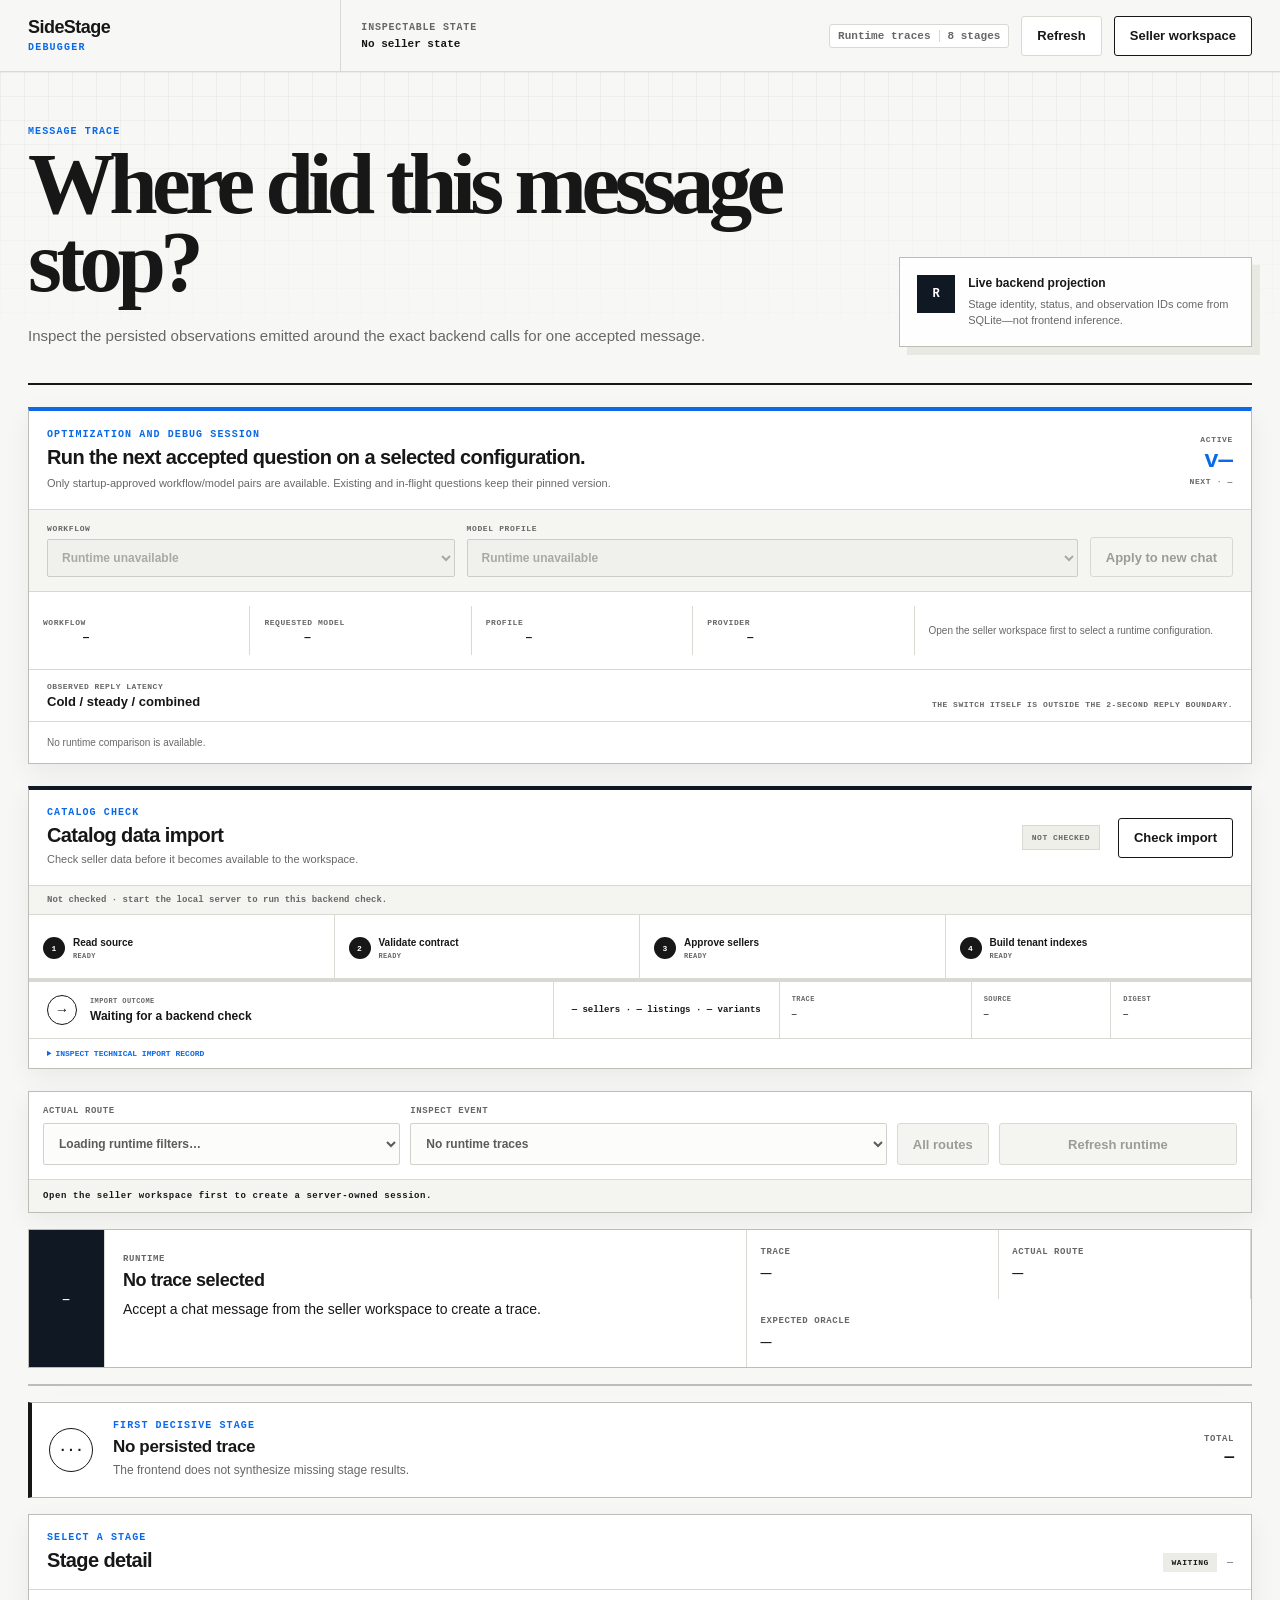
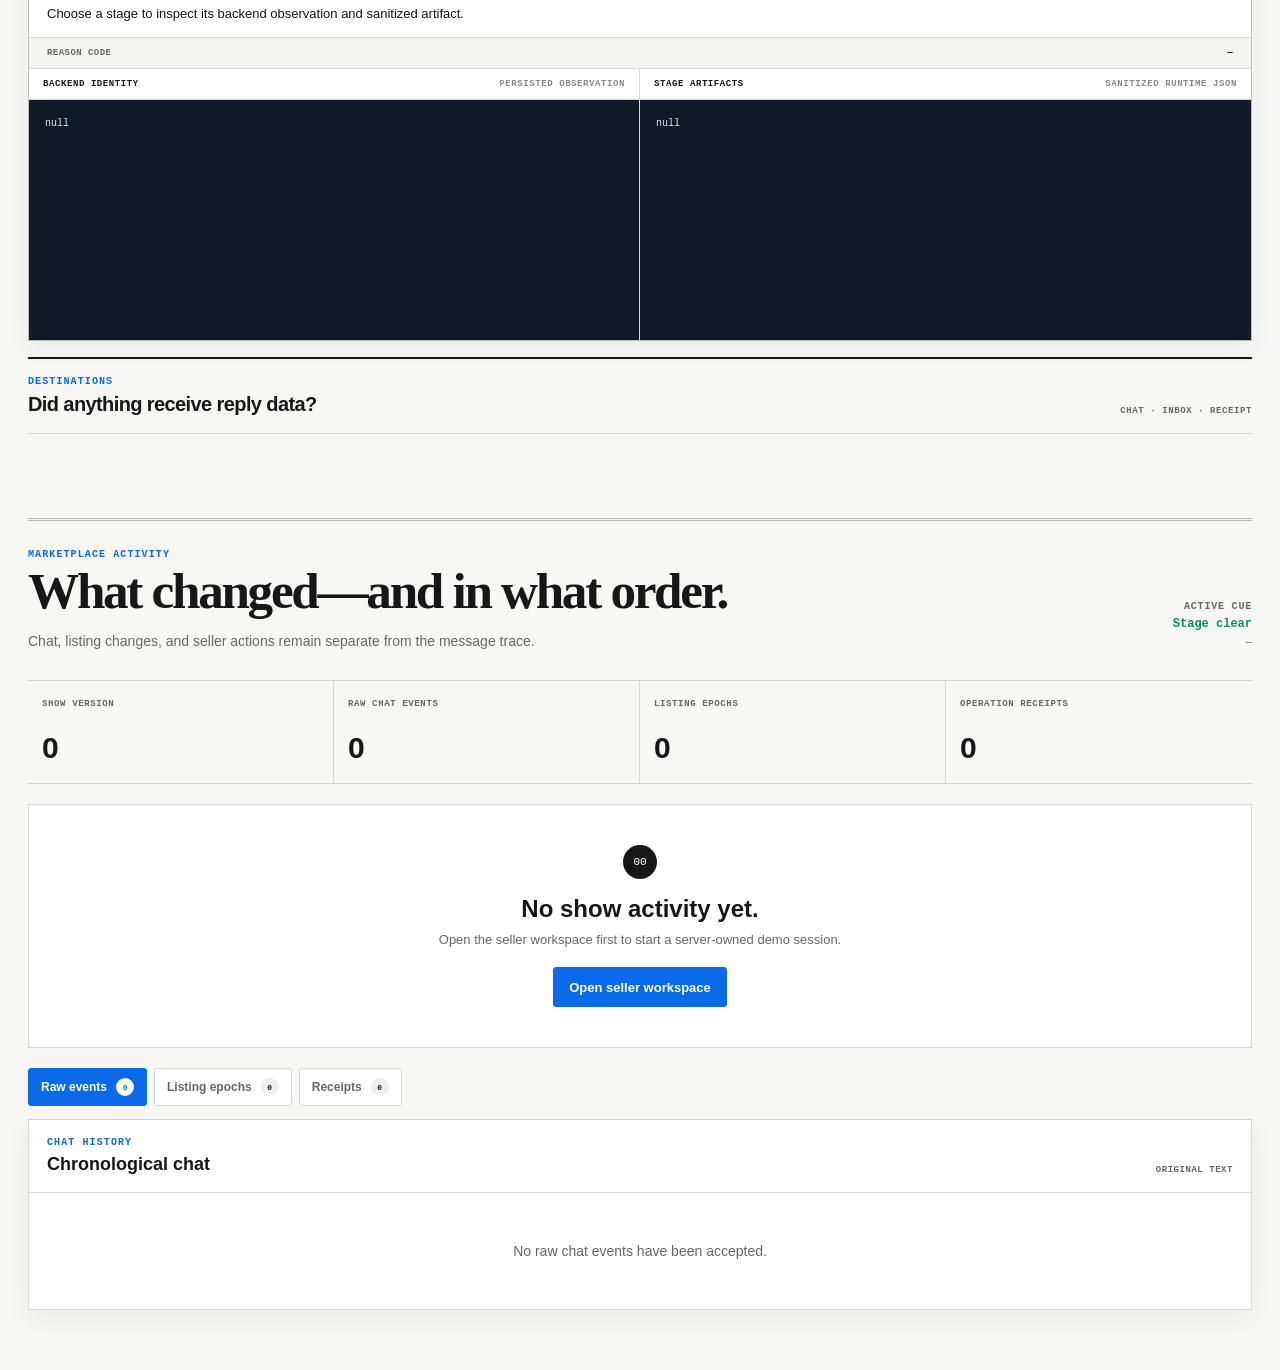
<file: src/sidestage/web/static/debug.html>
<!doctype html>
<html lang="en">
  <head>
    <meta charset="utf-8" />
    <meta name="viewport" content="width=device-width, initial-scale=1" />
    <meta name="description" content="SideStage message and catalog debugger" />
    <title>SideStage — Debugger</title>
    <link rel="stylesheet" href="./styles.css" />
    <link rel="stylesheet" href="./trace.css" />
    <script src="./debugger.js" defer></script>
  </head>
  <body class="debug-body">
    <a class="skip-link" href="#trace-main">Skip to message trace</a>
    <div class="ambient-grid" aria-hidden="true"></div>

    <header class="global-header debug-header">
      <a class="wordmark" href="./index.html" aria-label="Return to SideStage seller workspace">
        <span class="wordmark-mark" aria-hidden="true">S</span>
        <span class="wordmark-type">
          <strong>SideStage</strong>
          <small>debugger</small>
        </span>
      </a>

      <div class="header-readout debug-session">
        <span>Inspectable state</span>
        <strong id="debug-seller">No seller state</strong>
      </div>

      <div class="header-statuses">
        <div class="status-chip status-chip--muted">
          <span>Runtime traces</span><span class="status-suffix">8 stages</span>
        </div>
        <button class="button button--quiet" id="refresh-ledger" type="button">Refresh</button>
        <a class="button button--paper" href="./index.html">Seller workspace</a>
      </div>
    </header>

    <main class="debug-main trace-main" id="trace-main">
      <section class="trace-hero" aria-labelledby="trace-title">
        <div class="trace-hero-copy">
          <p class="eyebrow">Message trace</p>
          <h1 id="trace-title">Where did this message stop?</h1>
          <p class="trace-lede">
            Inspect the persisted observations emitted around the exact backend calls for one accepted message.
          </p>
        </div>
        <div class="trace-disclosure">
          <span class="trace-disclosure-mark" aria-hidden="true">R</span>
          <div>
            <strong>Live backend projection</strong>
            <small>Stage identity, status, and observation IDs come from SQLite—not frontend inference.</small>
          </div>
        </div>
      </section>

      <section class="runtime-session" aria-labelledby="runtime-session-title">
        <header class="runtime-session-header">
          <div>
            <p class="eyebrow">Optimization and debug session</p>
            <h2 id="runtime-session-title">Run the next accepted question on a selected configuration.</h2>
            <p>Only startup-approved workflow/model pairs are available. Existing and in-flight questions keep their pinned version.</p>
          </div>
          <div class="runtime-active-mark">
            <span>Active</span>
            <strong id="runtime-active-version">v—</strong>
            <small id="runtime-next-phase">Next · —</small>
          </div>
        </header>

        <form class="runtime-controls" id="runtime-form">
          <label>
            <span>Workflow</span>
            <select id="runtime-workflow" disabled>
              <option>Loading workflows…</option>
            </select>
          </label>
          <label>
            <span>Model profile</span>
            <select id="runtime-model" disabled>
              <option>Loading model profiles…</option>
            </select>
          </label>
          <button class="button button--signal" id="runtime-apply" type="submit" disabled>Apply to new chat</button>
        </form>

        <div class="runtime-selection-summary">
          <dl>
            <div><dt>Workflow</dt><dd id="runtime-active-workflow">—</dd></div>
            <div><dt>Requested model</dt><dd id="runtime-active-model">—</dd></div>
            <div><dt>Profile</dt><dd id="runtime-active-profile">—</dd></div>
            <div><dt>Provider</dt><dd id="runtime-active-provider">—</dd></div>
          </dl>
          <p id="runtime-status" role="status" aria-live="polite">Loading the server-owned runtime catalog…</p>
        </div>

        <div class="runtime-metrics">
          <div class="runtime-metrics-heading">
            <div><span>Observed reply latency</span><strong>Cold / steady / combined</strong></div>
            <small>The switch itself is outside the 2-second reply boundary.</small>
          </div>
          <div class="runtime-metrics-table" id="runtime-metrics-table">
            <p>No model-backed samples yet.</p>
          </div>
        </div>
      </section>

      <section class="import-trace" id="import-trace-panel" aria-labelledby="import-trace-title">
        <header class="import-trace-header">
          <div>
            <p class="eyebrow">Catalog check</p>
            <h2 id="import-trace-title">Catalog data import</h2>
            <p>Check seller data before it becomes available to the workspace.</p>
          </div>
          <span class="import-runtime-badge" id="import-trace-runtime">NOT CHECKED</span>
          <button class="button button--paper" id="run-import-trace" type="button">Check import</button>
        </header>

        <div class="import-trace-status" id="import-trace-status" role="status" aria-live="polite">
          Not checked · start the local server to run this backend check.
        </div>

        <div class="import-stage-rail" id="import-stage-rail" aria-label="Catalog import stages"></div>

        <div class="import-trace-result">
          <div class="import-trace-diagnosis" id="import-trace-diagnosis">
            <span class="import-trace-mark" aria-hidden="true">→</span>
            <div>
              <span>Import outcome</span>
              <strong>Waiting for a backend check</strong>
            </div>
          </div>
          <div class="import-trace-counts" id="import-trace-counts">— sellers · — listings · — variants</div>
          <dl class="import-trace-meta">
            <div><dt>Trace</dt><dd id="import-trace-id">—</dd></div>
            <div><dt>Source</dt><dd id="import-trace-source">—</dd></div>
            <div><dt>Digest</dt><dd id="import-trace-digest">—</dd></div>
          </dl>
        </div>

        <details class="import-trace-payload">
          <summary id="import-trace-payload-disclosure">Inspect technical import record</summary>
          <pre id="import-trace-payload">null</pre>
        </details>
      </section>

      <section class="trace-console" aria-label="Trace scenario controls">
        <div class="trace-controls">
          <label>
            <span>Actual route</span>
            <select id="trace-scenario" disabled>
              <option value="all">Loading runtime filters…</option>
            </select>
          </label>
          <label>
            <span>Inspect event</span>
            <select id="trace-event" disabled>
              <option>Waiting for scenario</option>
            </select>
          </label>
          <button class="button button--paper" id="reset-trace" type="button" disabled>All routes</button>
          <button class="button button--signal trace-run" id="run-trace" type="button" disabled>
            Refresh runtime
          </button>
        </div>
        <div class="trace-control-status" id="trace-status" role="status" aria-live="polite">
          Loading persisted runtime traces…
        </div>
      </section>

      <section class="trace-event-card" aria-labelledby="trace-event-title">
        <div class="trace-event-index" id="trace-event-index">—</div>
        <div class="trace-event-question">
          <span id="trace-event-customer">Customer</span>
          <h2 id="trace-event-title">Select a runtime trace</h2>
          <p id="trace-event-text">The raw buyer message will appear here.</p>
        </div>
        <dl class="trace-event-meta" id="trace-event-meta">
          <div><dt>Trace</dt><dd>—</dd></div>
          <div><dt>Actual route</dt><dd>—</dd></div>
          <div><dt>Expected oracle</dt><dd>—</dd></div>
        </dl>
      </section>

      <nav class="trace-stage-rail" id="trace-stage-rail" aria-label="Reply pipeline stages"></nav>

      <section class="trace-diagnosis is-loading" id="trace-diagnosis" aria-live="polite">
        <span class="trace-diagnosis-icon" id="trace-diagnosis-icon" aria-hidden="true">···</span>
        <div>
          <p class="eyebrow">First decisive stage</p>
          <h2 id="trace-diagnosis-title">Runtime trace loading</h2>
          <p id="trace-diagnosis-message">The diagnostic summary will identify where processing stopped.</p>
        </div>
        <div class="trace-diagnosis-time">
          <span>Total</span>
          <strong id="trace-total-duration">—</strong>
        </div>
      </section>

      <section class="trace-inspector" aria-labelledby="trace-stage-title">
        <header class="trace-inspector-header">
          <div>
            <p class="eyebrow" id="trace-stage-kicker">Select a stage</p>
            <h2 id="trace-stage-title">Stage detail</h2>
          </div>
          <div class="trace-stage-facts">
            <span id="trace-stage-state">WAITING</span>
            <code id="trace-stage-duration">—</code>
          </div>
        </header>
        <p class="trace-stage-summary" id="trace-stage-summary">Choose a stage to inspect its backend observation and sanitized artifact.</p>
        <div class="trace-stage-reason-row">
          <span>Reason code</span>
          <code id="trace-stage-reason">—</code>
        </div>
        <div class="trace-payload-grid">
          <article>
            <header><span>Backend identity</span><small>Persisted observation</small></header>
            <pre id="trace-stage-input">null</pre>
          </article>
          <article>
            <header><span>Stage artifacts</span><small>Sanitized runtime JSON</small></header>
            <pre id="trace-stage-output">null</pre>
          </article>
        </div>
      </section>

      <section class="trace-destinations" aria-labelledby="trace-destinations-title">
        <header class="trace-section-heading">
          <div>
            <p class="eyebrow">Destinations</p>
            <h2 id="trace-destinations-title">Did anything receive reply data?</h2>
          </div>
          <span>Chat · Inbox · Receipt</span>
        </header>
        <div class="trace-destination-grid" id="trace-destination-grid"></div>
      </section>

      <section class="market-ledger-shell" aria-labelledby="market-ledger-title">
        <header class="debug-intro market-ledger-intro">
          <div>
            <p class="eyebrow">Marketplace activity</p>
            <h2 id="market-ledger-title">What changed—and in what order.</h2>
            <p class="debug-lede">
              Chat, listing changes, and seller actions remain separate from the message trace.
            </p>
          </div>
          <div class="debug-active-readout">
            <span>Active cue</span>
            <strong id="debug-active-sku">Stage clear</strong>
            <small id="debug-show-id">—</small>
          </div>
        </header>

        <section class="debug-stats" aria-label="Current marketplace state summary">
          <article><span>Show version</span><strong id="stat-show-version">0</strong></article>
          <article><span>Raw chat events</span><strong id="stat-event-count">0</strong></article>
          <article><span>Listing epochs</span><strong id="stat-epoch-count">0</strong></article>
          <article><span>Operation receipts</span><strong id="stat-receipt-count">0</strong></article>
        </section>

        <div class="debug-empty debug-empty--inline" id="debug-empty" hidden>
          <span>00</span>
          <h2>No show activity yet.</h2>
          <p>Open the seller workspace to create chat, listing, and seller-action records.</p>
          <a class="button button--signal" href="./index.html">Open seller workspace</a>
        </div>

        <nav class="ledger-tabs" aria-label="Marketplace ledger sections">
          <button class="ledger-tab is-active" data-ledger-tab="events" type="button">
            Raw events <span id="tab-event-count">0</span>
          </button>
          <button class="ledger-tab" data-ledger-tab="epochs" type="button">
            Listing epochs <span id="tab-epoch-count">0</span>
          </button>
          <button class="ledger-tab" data-ledger-tab="receipts" type="button">
            Receipts <span id="tab-receipt-count">0</span>
          </button>
        </nav>

        <section class="ledger-panel is-active" id="ledger-events" data-ledger-panel="events" aria-labelledby="events-title">
          <div class="ledger-heading"><div><p class="eyebrow">Chat history</p><h2 id="events-title">Chronological chat</h2></div><span>Original text</span></div>
          <div class="ledger-list" id="event-ledger"></div>
        </section>

        <section class="ledger-panel" id="ledger-epochs" data-ledger-panel="epochs" aria-labelledby="epochs-title" hidden>
          <div class="ledger-heading"><div><p class="eyebrow">Temporal state</p><h2 id="epochs-title">Listing epoch history</h2></div><span>Append only</span></div>
          <div class="epoch-timeline" id="epoch-ledger"></div>
        </section>

        <section class="ledger-panel" id="ledger-receipts" data-ledger-panel="receipts" aria-labelledby="receipts-title" hidden>
          <div class="ledger-heading"><div><p class="eyebrow">Action audit projection</p><h2 id="receipts-title">Operation receipts</h2></div><span>Applied · rejected · compensated</span></div>
          <div class="receipt-ledger" id="receipt-ledger"></div>
        </section>
      </section>
    </main>
  </body>
</html>
</file>
<file: src/sidestage/web/static/styles.css>
@layer reset, tokens, base, components, seller, debug, responsive;

@layer reset {
  *,
  *::before,
  *::after {
    box-sizing: border-box;
  }

  html {
    color-scheme: light;
    font-synthesis: none;
    text-rendering: optimizeLegibility;
  }

  body,
  h1,
  h2,
  h3,
  p {
    margin: 0;
  }

  button,
  input,
  select {
    font: inherit;
  }

  button {
    color: inherit;
  }

  svg {
    display: block;
  }
}

@layer tokens {
  :root {
    --canvas: #f7f7f5;
    --panel: #ffffff;
    --ink: #171717;
    --muted: #676767;
    --faint: #8a8a84;
    --border: #d9d9d4;
    --border-strong: #bdbdb7;
    --blue: #0969e8;
    --blue-hover: #075dcf;
    --blue-soft: #eef4ff;
    --green: #0b8f62;
    --green-soft: #edf8f3;
    --amber: #9c6100;
    --amber-soft: #fff6e7;
    --red: #b42318;
    --red-soft: #fff1ef;
    --shadow: 0 8px 24px rgba(20, 20, 20, 0.06);
    --sans: -apple-system, BlinkMacSystemFont, "Segoe UI", sans-serif;
    --mono: ui-monospace, SFMono-Regular, Menlo, Monaco, Consolas, monospace;
  }
}

@layer base {
  body {
    min-width: 320px;
    min-height: 100dvh;
    overflow-x: hidden;
    background: var(--canvas);
    color: var(--ink);
    font-family: var(--sans);
    font-size: 14px;
  }

  button,
  select,
  input,
  a {
    outline: none;
  }

  :focus-visible {
    outline: 2px solid var(--blue);
    outline-offset: 2px;
  }

  button,
  select {
    cursor: pointer;
  }

  button:disabled,
  select:disabled {
    cursor: not-allowed;
  }

  a {
    color: var(--blue);
    text-decoration: underline;
    text-underline-offset: 2px;
  }

  .skip-link {
    position: fixed;
    top: 10px;
    left: 10px;
    z-index: 100;
    padding: 9px 12px;
    translate: 0 -160%;
    border: 1px solid var(--ink);
    border-radius: 3px;
    background: var(--panel);
    color: var(--ink);
    font-weight: 700;
  }

  .skip-link:focus {
    translate: 0;
  }

  .ambient-grid,
  #product-art-template {
    display: none;
  }

  ::selection {
    background: #cfe2ff;
    color: var(--ink);
  }

  ::-webkit-scrollbar {
    width: 10px;
    height: 10px;
  }

  ::-webkit-scrollbar-track {
    background: #efefec;
  }

  ::-webkit-scrollbar-thumb {
    border: 2px solid #efefec;
    border-radius: 8px;
    background: #bdbdb7;
  }
}

@layer components {
  .global-header {
    position: relative;
    z-index: 10;
    display: grid;
    grid-template-columns: minmax(210px, 0.55fr) minmax(420px, 1fr) minmax(560px, 1.2fr);
    min-height: 72px;
    border-bottom: 1px solid var(--border);
    background: var(--canvas);
  }

  .wordmark,
  .session-identity,
  .header-statuses {
    min-width: 0;
  }

  .wordmark {
    display: flex;
    align-items: center;
    padding: 14px 28px;
    border-right: 1px solid var(--border);
    color: var(--ink);
    text-decoration: none;
  }

  .wordmark-mark {
    display: none;
  }

  .wordmark-type {
    display: flex;
    min-width: 0;
    flex-direction: column;
  }

  .wordmark-type strong {
    font-size: 18px;
    font-weight: 760;
    letter-spacing: -0.03em;
    line-height: 1.05;
  }

  .wordmark-type small {
    margin-top: 6px;
    color: var(--blue);
    font-family: var(--mono);
    font-size: 10px;
    font-weight: 750;
    letter-spacing: 0.12em;
    text-transform: uppercase;
  }

  .session-identity {
    display: grid;
    grid-template-columns: minmax(220px, 0.95fr) minmax(170px, 1fr);
  }

  .compact-field,
  .header-readout {
    display: flex;
    min-width: 0;
    flex-direction: column;
    justify-content: center;
    padding: 12px 20px;
    border-right: 1px solid var(--border);
  }

  .compact-field > span,
  .header-readout > span,
  .cue-readout > span,
  .debug-active-readout > span {
    margin-bottom: 5px;
    color: var(--muted);
    font-family: var(--mono);
    font-size: 10px;
    font-weight: 700;
    letter-spacing: 0.08em;
    text-transform: uppercase;
  }

  .compact-field select {
    width: 100%;
    min-height: 28px;
    appearance: none;
    padding: 0 28px 0 0;
    overflow: hidden;
    border: 0;
    background:
      linear-gradient(45deg, transparent 50%, var(--ink) 50%) calc(100% - 7px) 52% / 5px 5px no-repeat,
      linear-gradient(135deg, var(--ink) 50%, transparent 50%) calc(100% - 2px) 52% / 5px 5px no-repeat;
    color: var(--ink);
    font-size: 14px;
    font-weight: 700;
    text-overflow: ellipsis;
  }

  .header-readout strong {
    overflow: hidden;
    color: var(--ink);
    font-family: var(--mono);
    font-size: 11px;
    font-weight: 650;
    text-overflow: ellipsis;
    white-space: nowrap;
  }

  .header-statuses {
    display: flex;
    align-items: center;
    justify-content: flex-end;
    gap: 12px;
    padding: 12px 28px;
  }

  .status-chip {
    display: inline-flex;
    align-items: center;
    gap: 8px;
    color: var(--muted);
    font-family: var(--mono);
    font-size: 11px;
    font-weight: 650;
    white-space: nowrap;
  }

  .status-chip--live {
    color: var(--muted);
  }

  .status-chip--muted {
    padding: 5px 8px;
    border: 1px solid var(--border);
    border-radius: 3px;
    background: var(--panel);
  }

  .runtime-badge {
    max-width: 255px;
    padding: 5px 8px;
    overflow: hidden;
    border: 1px solid #bfd2f2;
    border-radius: 3px;
    background: var(--blue-soft);
    color: var(--blue);
  }

  .runtime-badge > span {
    overflow: hidden;
    text-overflow: ellipsis;
  }

  .runtime-badge .status-suffix {
    max-width: 165px;
  }

  button.status-chip {
    cursor: pointer;
  }

  .r3-toggle.is-enabled {
    border-color: var(--amber);
    background: var(--amber-soft);
    color: var(--amber);
  }

  .status-dot,
  .live-pip {
    width: 8px;
    height: 8px;
    flex: none;
    border-radius: 50%;
    background: var(--green);
  }

  .status-chip--live.is-running .status-dot {
    box-shadow: 0 0 0 3px rgba(11, 143, 98, 0.13);
  }

  .status-suffix {
    padding-left: 8px;
    border-left: 1px solid var(--border);
  }

  .icon-link {
    display: inline-flex;
    align-items: center;
    gap: 7px;
    color: var(--blue);
    font-size: 12px;
    font-weight: 650;
    text-decoration: none;
  }

  .icon-link:hover {
    text-decoration: underline;
  }

  button.icon-link {
    padding: 0;
    border: 0;
    background: transparent;
  }

  button.icon-link:disabled {
    color: var(--faint);
    text-decoration: none;
  }

  .reset-demo-button {
    color: var(--red);
  }

  .icon-link svg,
  .button svg,
  .send-button svg {
    width: 15px;
    fill: none;
    stroke: currentColor;
    stroke-linecap: round;
    stroke-linejoin: round;
    stroke-width: 1.7;
  }

  .surface {
    min-width: 0;
    overflow: hidden;
    border: 1px solid var(--border);
    border-radius: 0;
    background: rgba(255, 255, 255, 0.96);
    box-shadow: var(--shadow);
  }

  .surface-header {
    display: flex;
    min-height: 78px;
    align-items: flex-end;
    justify-content: space-between;
    gap: 20px;
    padding: 17px 18px;
    border-bottom: 1px solid var(--border);
  }

  .surface-header h1,
  .surface-header h2 {
    font-size: 20px;
    font-weight: 740;
    letter-spacing: -0.025em;
    line-height: 1.15;
  }

  .eyebrow {
    display: flex;
    align-items: center;
    gap: 8px;
    margin-bottom: 6px;
    color: var(--blue);
    font-family: var(--mono);
    font-size: 10px;
    font-weight: 750;
    letter-spacing: 0.11em;
    text-transform: uppercase;
  }

  .count-readout,
  .cue-readout {
    display: flex;
    flex-direction: column;
    align-items: flex-end;
  }

  .count-readout strong {
    font-size: 24px;
    font-weight: 720;
    letter-spacing: -0.04em;
    line-height: 1;
  }

  .count-readout span {
    margin-top: 5px;
    color: var(--muted);
    font-family: var(--mono);
    font-size: 9px;
    font-weight: 650;
    letter-spacing: 0.08em;
    text-transform: uppercase;
  }

  .cue-readout strong {
    max-width: 190px;
    overflow: hidden;
    color: var(--green);
    font-family: var(--mono);
    font-size: 11px;
    font-weight: 700;
    text-overflow: ellipsis;
    white-space: nowrap;
  }

  .button {
    display: inline-flex;
    min-height: 40px;
    align-items: center;
    justify-content: center;
    gap: 8px;
    padding: 0 15px;
    border: 1px solid var(--ink);
    border-radius: 3px;
    background: var(--panel);
    color: var(--ink);
    font-size: 13px;
    font-weight: 720;
    text-decoration: none;
    white-space: nowrap;
  }

  .button:hover:not(:disabled) {
    background: #f0f0ed;
  }

  .button--signal {
    border-color: var(--blue);
    background: var(--blue);
    color: #fff;
  }

  .button--signal:hover:not(:disabled) {
    border-color: var(--blue-hover);
    background: var(--blue-hover);
  }

  .button--quiet {
    border-color: var(--border);
  }

  .button--paper {
    border-color: var(--ink);
    background: var(--panel);
    color: var(--ink);
  }

  .button--undo {
    border-color: var(--blue);
    background: var(--panel);
    color: var(--blue);
  }

  .button:disabled {
    border-color: var(--border);
    background: #f4f4f1;
    color: #9c9c96;
    opacity: 1;
  }

  .section-heading {
    display: flex;
    align-items: end;
    justify-content: space-between;
    gap: 16px;
    margin-bottom: 12px;
  }

  .section-heading .eyebrow {
    margin-bottom: 4px;
  }

  .section-heading h3 {
    font-size: 16px;
    font-weight: 720;
    letter-spacing: -0.015em;
  }

  .section-note {
    color: var(--muted);
    font-family: var(--mono);
    font-size: 9px;
    font-weight: 650;
    letter-spacing: 0.06em;
    text-align: right;
    text-transform: uppercase;
  }

  .product-art {
    display: none;
  }

  .notice {
    position: fixed;
    right: 22px;
    bottom: 22px;
    z-index: 70;
    display: grid;
    width: min(390px, calc(100vw - 28px));
    grid-template-columns: 4px 1fr auto;
    gap: 13px;
    align-items: start;
    padding: 14px;
    border: 1px solid var(--border);
    border-radius: 0;
    background: var(--panel);
    box-shadow: var(--shadow);
  }

  .notice[hidden] {
    display: none;
  }

  .notice-mark {
    width: 4px;
    height: 100%;
    min-height: 40px;
    background: var(--green);
  }

  .notice.is-error .notice-mark {
    background: var(--amber);
  }

  .notice strong {
    font-size: 13px;
  }

  .notice p {
    margin-top: 4px;
    color: var(--muted);
    font-size: 12px;
    line-height: 1.45;
  }

  .notice button {
    border: 0;
    background: transparent;
    color: var(--muted);
    font-size: 18px;
  }

  .operation-dialog {
    width: min(500px, calc(100vw - 28px));
    padding: 0;
    border: 1px solid var(--border-strong);
    border-radius: 0;
    background: var(--panel);
    color: var(--ink);
    box-shadow: 0 24px 70px rgba(20, 20, 20, 0.2);
  }

  .operation-dialog::backdrop {
    background: rgba(23, 23, 23, 0.32);
  }

  .operation-dialog form {
    position: relative;
    padding: 26px;
  }

  .dialog-kicker {
    display: flex;
    gap: 8px;
    align-items: center;
    margin-bottom: 24px;
    color: var(--blue);
    font-family: var(--mono);
    font-size: 10px;
    font-weight: 700;
    letter-spacing: 0.08em;
    text-transform: uppercase;
  }

  .dialog-kicker span:first-child {
    display: grid;
    width: 23px;
    height: 23px;
    place-items: center;
    border-radius: 50%;
    background: var(--ink);
    color: white;
    letter-spacing: 0;
  }

  .dialog-close {
    position: absolute;
    top: 18px;
    right: 20px;
    border: 0;
    background: transparent;
    color: var(--muted);
    font-size: 22px;
  }

  .operation-dialog h2 {
    font-size: 26px;
    font-weight: 750;
    letter-spacing: -0.035em;
  }

  .operation-dialog > form > p:not(.dialog-error) {
    max-width: 420px;
    margin-top: 8px;
    color: var(--muted);
    font-size: 13px;
    line-height: 1.5;
  }

  .dialog-fields {
    display: grid;
    gap: 14px;
    margin-top: 22px;
  }

  .dialog-field {
    display: grid;
    gap: 7px;
  }

  .dialog-field > span {
    color: var(--muted);
    font-family: var(--mono);
    font-size: 10px;
    font-weight: 700;
    letter-spacing: 0.06em;
    text-transform: uppercase;
  }

  .dialog-field > strong {
    font-size: 14px;
  }

  .dialog-field small {
    color: var(--muted);
    font-size: 12px;
    line-height: 1.45;
  }

  .dialog-field select,
  .dialog-field input {
    width: 100%;
    min-height: 42px;
    padding: 0 10px;
    border: 1px solid var(--border);
    border-radius: 3px;
    background: var(--panel);
    color: var(--ink);
    font-family: var(--mono);
    font-size: 12px;
    font-weight: 650;
  }

  .dialog-error {
    margin-top: 14px;
    padding: 10px 12px;
    border-left: 3px solid var(--amber);
    background: var(--amber-soft);
    color: #6d4300;
    font-size: 12px;
    line-height: 1.45;
  }

  .dialog-error[hidden] {
    display: none;
  }

  .dialog-actions {
    display: flex;
    justify-content: flex-end;
    gap: 9px;
    margin-top: 24px;
    padding-top: 18px;
    border-top: 1px solid var(--border);
  }
}

@layer seller {
  .seller-body {
    display: grid;
    height: 100dvh;
    min-height: 100dvh;
    overflow: hidden;
    grid-template-rows: auto minmax(0, 1fr) auto;
  }

  .workspace {
    display: grid;
    min-height: 0;
    overflow: hidden;
    grid-template-columns: minmax(360px, 0.86fr) minmax(620px, 1.4fr);
    gap: 16px;
    padding: 20px 28px 14px;
  }

  .chat-surface {
    display: grid;
    min-height: 0;
    grid-template-rows: auto auto auto minmax(210px, 1fr) auto;
  }

  .stream-toolbar {
    display: flex;
    min-height: 60px;
    align-items: center;
    justify-content: space-between;
    gap: 14px;
    padding: 10px 14px;
    border-bottom: 1px solid var(--border);
    background: #fbfbfa;
  }

  .stream-primary-controls {
    display: flex;
    gap: 7px;
  }

  .toolbar-note {
    color: var(--muted);
    font-family: var(--mono);
    font-size: 9px;
    font-weight: 650;
    letter-spacing: 0.05em;
    text-transform: uppercase;
  }

  .chat-stage-guidance {
    padding: 9px 14px;
    border-bottom: 1px solid #e4c48e;
    background: var(--amber-soft);
    color: #6d4300;
    font-size: 11px;
    font-weight: 650;
    line-height: 1.4;
  }

  .chat-stage-guidance[hidden] {
    display: none;
  }

  .chat-feed {
    min-height: 0;
    overflow-y: auto;
    overscroll-behavior: contain;
    background: var(--panel);
  }

  .feed-empty {
    display: grid;
    min-height: 100%;
    align-content: center;
    justify-items: start;
    gap: 8px;
    padding: 32px;
    color: var(--muted);
  }

  .empty-index {
    display: none;
  }

  .feed-empty strong {
    color: var(--ink);
    font-size: 15px;
  }

  .feed-empty p {
    max-width: 330px;
    font-size: 13px;
    line-height: 1.5;
  }

  .chat-item {
    display: grid;
    grid-template-columns: 38px minmax(0, 1fr) auto;
    gap: 10px;
    padding: 13px 14px;
    border-bottom: 1px solid var(--border);
  }

  .chat-item:hover {
    background: #fbfbfa;
  }

  .chat-index {
    padding-top: 2px;
    color: var(--muted);
    font-family: var(--mono);
    font-size: 10px;
  }

  .chat-body {
    min-width: 0;
  }

  .chat-meta {
    display: flex;
    align-items: center;
    gap: 7px;
    margin-bottom: 4px;
  }

  .chat-customer {
    overflow: hidden;
    color: var(--ink);
    font-size: 12px;
    font-weight: 720;
    text-overflow: ellipsis;
    white-space: nowrap;
  }

  .chat-origin,
  .ledger-badge {
    flex: none;
    padding: 2px 5px;
    border-radius: 2px;
    background: #f0f0ed;
    color: var(--muted);
    font-family: var(--mono);
    font-size: 8px;
    font-weight: 700;
    letter-spacing: 0.05em;
    text-transform: uppercase;
  }

  .chat-origin--custom {
    background: var(--green-soft);
    color: var(--green);
  }

  .chat-origin--seller {
    background: var(--blue-soft);
    color: var(--blue);
  }

  .chat-item--seller {
    border-left: 3px solid var(--blue);
    background: #f8faff;
  }

  .chat-reply-quote {
    margin: 0 0 7px;
    padding: 7px 9px;
    overflow: hidden;
    border-left: 2px solid #bfd2f2;
    background: var(--panel);
    color: var(--muted);
    font-size: 10px;
    line-height: 1.4;
    text-overflow: ellipsis;
    white-space: nowrap;
  }

  .chat-reply-quote strong {
    color: var(--ink);
  }

  .chat-text {
    color: var(--ink);
    font-size: 13px;
    line-height: 1.45;
    overflow-wrap: anywhere;
  }

  .chat-binding {
    display: flex;
    flex-direction: column;
    align-items: flex-end;
    gap: 4px;
  }

  .chat-binding time,
  .chat-binding span {
    color: var(--muted);
    font-family: var(--mono);
    font-size: 9px;
    white-space: nowrap;
  }

  .chat-composer {
    padding: 13px 14px 14px;
    border-top: 1px solid var(--border);
    background: #fbfbfa;
  }

  .chat-composer > label {
    display: flex;
    align-items: baseline;
    justify-content: space-between;
    gap: 10px;
    margin-bottom: 8px;
  }

  .chat-composer label > span {
    color: var(--ink);
    font-size: 12px;
    font-weight: 700;
  }

  .chat-composer label > small {
    color: var(--muted);
    font-family: var(--mono);
    font-size: 8px;
    font-weight: 650;
    letter-spacing: 0.04em;
    text-transform: uppercase;
  }

  .composer-row {
    display: grid;
    grid-template-columns: minmax(0, 1fr) auto;
    gap: 8px;
  }

  .composer-row input {
    min-width: 0;
    min-height: 42px;
    padding: 0 11px;
    border: 1px solid var(--border);
    border-radius: 3px;
    background: var(--panel);
    color: var(--ink);
    font-size: 13px;
  }

  .composer-row input::placeholder {
    color: #969690;
  }

  .send-button {
    display: inline-flex;
    min-width: 82px;
    align-items: center;
    justify-content: center;
    gap: 8px;
    border: 1px solid var(--blue);
    border-radius: 3px;
    background: var(--blue);
    color: white;
    font-size: 13px;
    font-weight: 720;
  }

  .send-button:hover {
    border-color: var(--blue-hover);
    background: var(--blue-hover);
  }

  .show-surface {
    min-height: 0;
    overflow-y: auto;
    overscroll-behavior: contain;
  }

  .r3-warning {
    display: flex;
    align-items: center;
    justify-content: space-between;
    gap: 16px;
    padding: 12px 18px;
    border-bottom: 1px solid #e4c48e;
    background: var(--amber-soft);
    color: #6d4300;
  }

  .r3-warning[hidden] {
    display: none;
  }

  .r3-warning strong {
    font-size: 12px;
  }

  .r3-warning p {
    margin-top: 3px;
    font-size: 11px;
    line-height: 1.4;
  }

  .active-cue {
    min-height: 206px;
    padding: 18px;
    border-bottom: 1px solid var(--border);
  }

  .cue-loading {
    display: grid;
    width: 45%;
    gap: 10px;
    padding-top: 28px;
  }

  .loading-rule {
    height: 12px;
    background: #ecece8;
  }

  .loading-rule--short {
    width: 60%;
  }

  .empty-cue {
    display: grid;
    min-height: 168px;
    align-content: center;
  }

  .empty-stage-mark {
    display: none;
  }

  .empty-cue-copy {
    display: flex;
    max-width: 520px;
    flex-direction: column;
    align-items: flex-start;
  }

  .empty-cue-copy h3 {
    font-size: 28px;
    font-weight: 750;
    letter-spacing: -0.04em;
  }

  .empty-cue-copy p:not(.eyebrow) {
    margin: 9px 0 18px;
    color: var(--muted);
    font-size: 13px;
    line-height: 1.5;
  }

  .cue-card {
    display: block;
    min-height: 168px;
  }

  .cue-information {
    display: flex;
    min-width: 0;
    flex-direction: column;
  }

  .cue-topline {
    display: flex;
    align-items: center;
    justify-content: space-between;
    gap: 12px;
    margin-bottom: 13px;
  }

  .live-label {
    display: inline-flex;
    align-items: center;
    gap: 7px;
    color: var(--green);
    font-family: var(--mono);
    font-size: 10px;
    font-weight: 750;
    letter-spacing: 0.08em;
    text-transform: uppercase;
  }

  .epoch-label {
    color: var(--muted);
    font-family: var(--mono);
    font-size: 10px;
    font-weight: 650;
    text-transform: uppercase;
  }

  .cue-information h3 {
    max-width: 680px;
    font-size: 28px;
    font-weight: 750;
    letter-spacing: -0.04em;
    line-height: 1.05;
  }

  .cue-sku-line {
    display: flex;
    align-items: center;
    gap: 10px;
    margin-top: 7px;
    color: var(--muted);
    font-family: var(--mono);
    font-size: 10px;
    font-weight: 650;
  }

  .cue-condition {
    padding-left: 10px;
    border-left: 1px solid var(--border);
  }

  .cue-facts {
    display: grid;
    grid-template-columns: minmax(120px, 0.55fr) minmax(210px, 1.45fr);
    gap: 15px 20px;
    margin-top: 22px;
    padding-top: 16px;
    border-top: 1px solid var(--border);
  }

  .price-block span,
  .stock-block > span,
  .policy-line span {
    display: block;
    margin-bottom: 6px;
    color: var(--muted);
    font-family: var(--mono);
    font-size: 9px;
    font-weight: 700;
    letter-spacing: 0.07em;
    text-transform: uppercase;
  }

  .price-block strong {
    font-size: 28px;
    font-weight: 750;
    letter-spacing: -0.04em;
  }

  .variant-pills {
    display: flex;
    flex-wrap: wrap;
    gap: 5px;
  }

  .variant-pill {
    padding: 5px 7px;
    border: 1px solid var(--border);
    border-radius: 2px;
    background: #fbfbfa;
    color: var(--ink);
    font-family: var(--mono);
    font-size: 9px;
    font-weight: 650;
  }

  .variant-pill.is-empty {
    color: #969690;
    text-decoration: line-through;
  }

  .policy-line {
    grid-column: 1 / -1;
  }

  .policy-line p {
    color: var(--muted);
    font-size: 12px;
    line-height: 1.45;
  }

  .copilot-section,
  .operation-section,
  .catalog-section {
    padding: 16px 18px;
    border-bottom: 1px solid var(--border);
  }

  .copilot-section {
    display: grid;
    height: min(420px, calc(100dvh - 300px));
    min-height: 300px;
    overflow: hidden;
    grid-template-rows: auto auto minmax(0, 1fr);
  }

  .copilot-assurance {
    margin: -3px 0 13px;
    color: var(--muted);
    font-size: 12px;
    line-height: 1.45;
  }

  .copilot-list {
    position: relative;
    display: grid;
    min-height: 0;
    align-content: start;
    gap: 8px;
    overflow-y: auto;
    overscroll-behavior: contain;
  }

  .copilot-panels {
    display: grid;
    min-height: 0;
    grid-template-columns: minmax(0, 1.15fr) minmax(250px, 0.85fr);
    gap: 10px;
  }

  .copilot-panel {
    display: grid;
    min-width: 0;
    min-height: 0;
    overflow: hidden;
    border: 1px solid var(--border);
    background: #fbfbfa;
    grid-template-rows: auto minmax(0, 1fr);
  }

  .copilot-panel-header {
    display: flex;
    min-height: 38px;
    align-items: center;
    justify-content: space-between;
    padding: 7px 9px;
    border-bottom: 1px solid var(--border);
    background: var(--panel);
  }

  .copilot-panel-header > div {
    display: flex;
    align-items: center;
    gap: 7px;
  }

  .copilot-panel-header h4 {
    font-size: 12px;
    font-weight: 740;
  }

  .copilot-panel-header > span,
  .copilot-panel-index {
    color: var(--muted);
    font-family: var(--mono);
    font-size: 9px;
    font-weight: 700;
  }

  .copilot-panel-index {
    color: var(--blue);
  }

  .copilot-panel .copilot-list {
    padding: 8px;
  }

  .copilot-empty {
    padding: 18px;
    border: 1px dashed var(--border-strong);
    background: #fbfbfa;
  }

  .copilot-empty strong {
    font-size: 13px;
  }

  .copilot-empty p {
    margin-top: 5px;
    color: var(--muted);
    font-size: 12px;
    line-height: 1.45;
  }

  .copilot-card {
    padding: 14px;
    border: 1px solid var(--border);
    border-left: 3px solid var(--border-strong);
    background: var(--panel);
  }

  .copilot-card-content {
    min-width: 0;
  }

  .copilot-earlier-row {
    min-width: 0;
    border: 1px solid var(--border);
    background: var(--panel);
  }

  .copilot-earlier-row.copilot-card {
    padding: 0;
    border-left: 3px solid var(--amber);
  }

  .copilot-earlier-row .copilot-card-content {
    padding: 0 11px 11px;
    border-top: 1px solid var(--border);
  }

  .copilot-earlier-summary {
    display: grid;
    width: 100%;
    min-width: 0;
    grid-template-columns: minmax(0, 1fr) auto auto;
    gap: 4px 8px;
    align-items: center;
    padding: 9px 10px;
    border: 0;
    background: transparent;
    color: var(--ink);
    text-align: left;
  }

  .copilot-earlier-summary:hover {
    background: #f4f4f1;
  }

  .copilot-earlier-meta {
    display: flex;
    min-width: 0;
    gap: 6px;
    color: var(--muted);
    font-family: var(--mono);
    font-size: 8px;
  }

  .copilot-earlier-meta strong {
    overflow: hidden;
    color: var(--ink);
    text-overflow: ellipsis;
    white-space: nowrap;
  }

  .copilot-question-summary {
    min-width: 0;
    grid-column: 1 / 2;
    overflow: hidden;
    font-size: 11px;
    font-weight: 670;
    text-overflow: ellipsis;
    white-space: nowrap;
  }

  .copilot-earlier-summary .copilot-state {
    grid-column: 2;
    grid-row: 1 / 3;
  }

  .copilot-expand-mark {
    grid-column: 3;
    grid-row: 1 / 3;
    color: var(--blue);
    font-family: var(--mono);
    font-size: 14px;
    font-weight: 700;
  }

  .copilot-card--awaiting_review {
    border-left-color: var(--blue);
  }

  .copilot-card--needs_seller {
    border-left-color: var(--amber);
  }

  .copilot-card--answered_by_seller,
  .copilot-card--auto_answered {
    border-left-color: var(--green);
  }

  .copilot-card-header,
  .copilot-card-header > div,
  .copilot-context,
  .copilot-facts,
  .copilot-actions {
    display: flex;
    align-items: center;
  }

  .copilot-card-header {
    justify-content: space-between;
    gap: 12px;
  }

  .copilot-card-header > div {
    min-width: 0;
    gap: 8px;
  }

  .copilot-card-header strong {
    overflow: hidden;
    font-size: 12px;
    text-overflow: ellipsis;
    white-space: nowrap;
  }

  .copilot-card-header time,
  .copilot-state,
  .copilot-badge,
  .copilot-facts {
    color: var(--muted);
    font-family: var(--mono);
    font-size: 9px;
    font-weight: 650;
  }

  .copilot-state {
    flex: none;
    padding: 3px 6px;
    border-radius: 2px;
    background: var(--blue-soft);
    color: var(--blue);
    text-transform: uppercase;
  }

  .copilot-card--needs_seller .copilot-state {
    background: var(--amber-soft);
    color: var(--amber);
  }

  .copilot-card--answered_by_seller .copilot-state,
  .copilot-card--auto_answered .copilot-state {
    background: var(--green-soft);
    color: var(--green);
  }

  .copilot-question {
    margin-top: 9px;
    font-size: 14px;
    font-weight: 680;
    line-height: 1.42;
    overflow-wrap: anywhere;
  }

  .copilot-context {
    flex-wrap: wrap;
    justify-content: space-between;
    gap: 8px;
    margin-top: 9px;
  }

  .copilot-badge {
    padding: 3px 6px;
    border: 1px solid var(--border);
    border-radius: 2px;
    text-transform: uppercase;
  }

  .copilot-badge--previous {
    border-color: #e4c48e;
    background: var(--amber-soft);
    color: var(--amber);
  }

  .copilot-facts {
    gap: 10px;
  }

  .copilot-facts span + span {
    padding-left: 10px;
    border-left: 1px solid var(--border);
  }

  .copilot-reply-field {
    display: grid;
    gap: 6px;
    margin-top: 12px;
  }

  .copilot-reply-field > span {
    color: var(--muted);
    font-family: var(--mono);
    font-size: 9px;
    font-weight: 700;
    letter-spacing: 0.06em;
    text-transform: uppercase;
  }

  .copilot-reply-field textarea {
    width: 100%;
    min-height: 72px;
    resize: vertical;
    padding: 10px;
    border: 1px solid var(--border);
    border-radius: 3px;
    background: #fbfbfa;
    color: var(--ink);
    font: 13px/1.45 var(--sans);
  }

  .copilot-resolution {
    margin-top: 11px;
    padding: 8px 10px;
    background: #f4f4f1;
    color: var(--muted);
    font-size: 11px;
  }

  .copilot-actions {
    flex-wrap: wrap;
    gap: 8px;
    margin-top: 10px;
  }

  .operation-dock {
    display: grid;
    grid-template-columns: repeat(5, minmax(96px, 1fr));
    gap: 7px;
  }

  .operation-button {
    display: flex;
    min-width: 0;
    min-height: 64px;
    flex-direction: column;
    align-items: flex-start;
    justify-content: center;
    padding: 10px 11px;
    border: 1px solid var(--border);
    border-radius: 3px;
    background: var(--panel);
    color: var(--ink);
    text-align: left;
  }

  .operation-button:hover:not(:disabled) {
    border-color: var(--blue);
    color: var(--blue);
  }

  .operation-button:disabled {
    background: #f4f4f1;
    color: #9c9c96;
  }

  .operation-index {
    display: none;
  }

  .operation-button strong {
    font-size: 12px;
  }

  .operation-button small {
    max-width: 100%;
    margin-top: 4px;
    overflow: hidden;
    color: var(--muted);
    font-size: 10px;
    text-overflow: ellipsis;
    white-space: nowrap;
  }

  .operation-button:disabled small {
    color: #9c9c96;
  }

  .operation-button--danger:hover:not(:disabled) {
    border-color: var(--red);
    color: var(--red);
  }

  .catalog-rail {
    display: grid;
    grid-template-columns: repeat(3, minmax(150px, 1fr));
    gap: 8px;
  }

  .catalog-card {
    min-width: 0;
    padding: 0;
    overflow: hidden;
    border: 1px solid var(--border);
    border-radius: 3px;
    background: var(--panel);
    color: var(--ink);
    text-align: left;
  }

  .catalog-card:hover:not(:disabled),
  .catalog-card.is-selected {
    border-color: var(--blue);
  }

  .catalog-card.is-active {
    border-color: var(--green);
    background: var(--green-soft);
  }

  .catalog-card:disabled:not(.is-active) {
    background: #f4f4f1;
    color: #9c9c96;
  }

  .catalog-card-copy {
    display: block;
    padding: 11px;
  }

  .catalog-card-title {
    display: block;
    overflow: hidden;
    font-size: 12px;
    font-weight: 720;
    text-overflow: ellipsis;
    white-space: nowrap;
  }

  .catalog-card-meta {
    display: flex;
    justify-content: space-between;
    gap: 8px;
    margin-top: 6px;
    color: var(--muted);
    font-family: var(--mono);
    font-size: 9px;
  }

  .catalog-card-status {
    display: inline-block;
    margin-top: 9px;
    padding: 3px 5px;
    border-radius: 2px;
    background: #f0f0ed;
    color: var(--muted);
    font-family: var(--mono);
    font-size: 8px;
    font-weight: 700;
    letter-spacing: 0.05em;
    text-transform: uppercase;
  }

  .catalog-card.is-active .catalog-card-status {
    background: #dff2e9;
    color: var(--green);
  }

  .catalog-card.is-selected .catalog-card-status {
    background: var(--blue-soft);
    color: var(--blue);
  }

  .undo-bar {
    display: flex;
    align-items: center;
    justify-content: space-between;
    gap: 14px;
    margin: 14px 18px;
    padding: 12px 14px;
    border-left: 3px solid var(--blue);
    background: var(--blue-soft);
  }

  .undo-bar[hidden] {
    display: none;
  }

  .undo-label {
    display: block;
    margin-bottom: 4px;
    color: var(--blue);
    font-family: var(--mono);
    font-size: 9px;
    font-weight: 700;
    letter-spacing: 0.06em;
    text-transform: uppercase;
  }

  .undo-bar strong {
    font-size: 12px;
  }

  .workspace-footer {
    display: flex;
    min-height: 36px;
    align-items: center;
    justify-content: space-between;
    padding: 4px 28px 12px;
    color: var(--muted);
    font-family: var(--mono);
    font-size: 9px;
    font-weight: 650;
    letter-spacing: 0.04em;
    text-transform: uppercase;
  }

  .dialog-field--warning {
    padding: 12px;
    border-left: 3px solid var(--red);
    background: var(--red-soft);
  }

  .workspace-footer p span {
    color: var(--ink);
  }

  .text-button {
    border: 0;
    background: transparent;
    color: var(--blue);
    font-family: var(--mono);
    font-size: 9px;
    font-weight: 700;
    text-decoration: underline;
    text-underline-offset: 2px;
    text-transform: uppercase;
  }
}

@layer debug {
  .debug-body {
    padding-bottom: 60px;
  }

  .debug-header {
    grid-template-columns: minmax(240px, 0.8fr) minmax(280px, 1fr) minmax(380px, 1.2fr);
  }

  .debug-session {
    border-right: 0;
  }

  .debug-main {
    width: min(1400px, calc(100% - 56px));
    margin: 0 auto;
    padding-top: 36px;
  }

  .debug-intro {
    display: flex;
    align-items: end;
    justify-content: space-between;
    gap: 30px;
    padding: 0 0 28px;
    border-bottom: 1px solid var(--border);
  }

  .debug-intro h1 {
    max-width: 760px;
    font-size: clamp(36px, 4.2vw, 58px);
    font-weight: 760;
    letter-spacing: -0.05em;
    line-height: 0.98;
  }

  .debug-lede {
    max-width: 700px;
    margin-top: 15px;
    color: var(--muted);
    font-size: 14px;
    line-height: 1.5;
  }

  .debug-active-readout {
    display: flex;
    min-width: 230px;
    flex-direction: column;
    align-items: flex-end;
    padding-bottom: 4px;
  }

  .debug-active-readout strong {
    color: var(--green);
    font-family: var(--mono);
    font-size: 12px;
  }

  .debug-active-readout small {
    margin-top: 6px;
    color: var(--muted);
    font-family: var(--mono);
    font-size: 10px;
  }

  .debug-stats {
    display: grid;
    grid-template-columns: repeat(4, 1fr);
    border-bottom: 1px solid var(--border);
  }

  .debug-stats article {
    display: flex;
    min-height: 102px;
    flex-direction: column;
    justify-content: space-between;
    padding: 18px 14px;
    border-right: 1px solid var(--border);
  }

  .debug-stats article:last-child {
    border-right: 0;
  }

  .debug-stats span {
    color: var(--muted);
    font-family: var(--mono);
    font-size: 9px;
    font-weight: 700;
    letter-spacing: 0.07em;
    text-transform: uppercase;
  }

  .debug-stats strong {
    font-size: 30px;
    font-weight: 740;
    letter-spacing: -0.04em;
  }

  .ledger-tabs {
    display: flex;
    gap: 7px;
    padding: 20px 0 13px;
  }

  .ledger-tab {
    display: inline-flex;
    min-height: 38px;
    align-items: center;
    gap: 9px;
    padding: 0 12px;
    border: 1px solid var(--border);
    border-radius: 3px;
    background: var(--panel);
    color: var(--muted);
    font-size: 12px;
    font-weight: 700;
  }

  .ledger-tab span {
    display: grid;
    min-width: 18px;
    height: 18px;
    place-items: center;
    border-radius: 50%;
    background: #efefec;
    color: var(--ink);
    font-family: var(--mono);
    font-size: 8px;
  }

  .ledger-tab.is-active {
    border-color: var(--blue);
    background: var(--blue);
    color: white;
  }

  .ledger-tab.is-active span {
    background: white;
    color: var(--blue);
  }

  .ledger-panel {
    overflow: hidden;
    border: 1px solid var(--border);
    border-radius: 0;
    background: var(--panel);
    box-shadow: var(--shadow);
  }

  .ledger-panel[hidden] {
    display: none;
  }

  .ledger-heading {
    display: flex;
    align-items: end;
    justify-content: space-between;
    gap: 20px;
    padding: 17px 18px;
    border-bottom: 1px solid var(--border);
  }

  .ledger-heading h2 {
    font-size: 18px;
    font-weight: 730;
  }

  .ledger-heading > span {
    color: var(--muted);
    font-family: var(--mono);
    font-size: 9px;
    font-weight: 650;
    letter-spacing: 0.06em;
    text-transform: uppercase;
  }

  .ledger-empty {
    padding: 50px 20px;
    color: var(--muted);
    font-size: 14px;
    text-align: center;
  }

  .event-row {
    display: grid;
    grid-template-columns: 58px 170px minmax(220px, 1fr) 150px 120px;
    gap: 12px;
    align-items: start;
    padding: 14px 18px;
    border-bottom: 1px solid var(--border);
    font-size: 12px;
  }

  .event-row:last-child,
  .epoch-row:last-child,
  .receipt-row:last-child {
    border-bottom: 0;
  }

  .event-row code,
  .epoch-row code,
  .receipt-row code {
    color: var(--muted);
    font-family: var(--mono);
    font-size: 10px;
  }

  .event-row strong {
    color: var(--ink);
    font-size: 12px;
  }

  .event-raw {
    color: var(--ink);
    line-height: 1.45;
  }

  .epoch-row {
    position: relative;
    display: grid;
    grid-template-columns: 72px minmax(210px, 1.2fr) minmax(200px, 1fr) minmax(200px, 1fr);
    gap: 18px;
    padding: 17px 18px 17px 42px;
    border-bottom: 1px solid var(--border);
  }

  .epoch-row::before {
    position: absolute;
    top: 23px;
    left: 20px;
    width: 8px;
    height: 8px;
    border-radius: 50%;
    background: var(--muted);
    content: "";
  }

  .epoch-row.is-open::before {
    background: var(--green);
  }

  .epoch-row strong,
  .receipt-row strong {
    display: block;
    margin-top: 5px;
    font-size: 12px;
  }

  .epoch-cell span,
  .receipt-cell span {
    color: var(--muted);
    font-family: var(--mono);
    font-size: 9px;
    font-weight: 700;
    letter-spacing: 0.06em;
    text-transform: uppercase;
  }

  .receipt-row {
    display: grid;
    grid-template-columns: 55px minmax(150px, 0.8fr) minmax(180px, 1fr) minmax(170px, 0.8fr) 120px;
    gap: 15px;
    align-items: start;
    padding: 15px 18px;
    border-bottom: 1px solid var(--border);
  }

  .receipt-status {
    display: inline-block;
    width: fit-content;
    margin-top: 6px;
    padding: 3px 6px;
    border-radius: 2px;
    background: var(--green-soft);
    color: var(--green);
    font-family: var(--mono);
    font-size: 8px;
    font-weight: 700;
    letter-spacing: 0.05em;
    text-transform: uppercase;
  }

  .receipt-status--rejected {
    background: var(--amber-soft);
    color: var(--amber);
  }

  .receipt-details {
    grid-column: 2 / -1;
  }

  .receipt-details summary {
    width: fit-content;
    cursor: pointer;
    color: var(--blue);
    font-family: var(--mono);
    font-size: 9px;
    font-weight: 700;
    text-transform: uppercase;
  }

  .receipt-details pre {
    margin: 12px 0 0;
    padding: 14px;
    overflow-x: auto;
    border: 1px solid var(--border);
    background: #f4f4f1;
    color: var(--ink);
    font-family: var(--mono);
    font-size: 10px;
    line-height: 1.55;
  }

  .debug-empty {
    display: grid;
    width: min(600px, calc(100% - 30px));
    min-height: 360px;
    margin: 70px auto;
    place-items: center;
    align-content: center;
    padding: 40px;
    border: 1px solid var(--border);
    background: var(--panel);
    box-shadow: var(--shadow);
    text-align: center;
  }

  .debug-empty[hidden] {
    display: none;
  }

  .debug-empty > span {
    display: grid;
    width: 34px;
    height: 34px;
    place-items: center;
    border-radius: 50%;
    background: var(--ink);
    color: white;
    font-family: var(--mono);
    font-size: 11px;
  }

  .debug-empty h2 {
    margin-top: 16px;
    font-size: 24px;
    font-weight: 740;
  }

  .debug-empty p {
    margin: 9px 0 20px;
    color: var(--muted);
    font-size: 13px;
  }
}

@layer responsive {
  @media (max-width: 1180px) {
    .global-header {
      grid-template-columns: 220px minmax(350px, 1fr) auto;
    }

    .status-chip--muted {
      display: none;
    }

    .runtime-badge {
      max-width: 205px;
    }

    .workspace {
      grid-template-columns: minmax(340px, 0.78fr) minmax(560px, 1.22fr);
      padding-inline: 18px;
    }

    .operation-dock {
      grid-template-columns: repeat(3, 1fr);
    }
  }

  @media (max-width: 940px) {
    .seller-body {
      display: block;
      height: auto;
      overflow: visible;
    }

    .global-header {
      position: sticky;
      top: 0;
      grid-template-columns: 210px 1fr auto;
    }

    .session-identity {
      grid-template-columns: 1fr;
    }

    .header-readout,
    .status-chip {
      display: none;
    }

    .workspace {
      grid-template-columns: 1fr;
      overflow: visible;
    }

    .chat-surface {
      min-height: 620px;
    }

    .show-surface {
      overflow: hidden;
    }

    .copilot-section {
      height: 440px;
      min-height: 440px;
    }

    .copilot-panels {
      min-height: 360px;
    }

    .debug-header {
      grid-template-columns: 220px 1fr;
    }

    .debug-session {
      display: none;
    }

    .debug-main {
      padding-top: 28px;
    }

    .event-row {
      grid-template-columns: 48px 130px minmax(200px, 1fr) 110px;
    }

    .event-row > :last-child {
      display: none;
    }
  }

  @media (max-width: 680px) {
    .global-header {
      grid-template-columns: 1fr auto;
      min-height: 62px;
    }

    .wordmark {
      padding: 11px 16px;
      border-right: 0;
    }

    .session-identity {
      grid-column: 1 / -1;
      grid-row: 2;
      border-top: 1px solid var(--border);
    }

    .compact-field {
      min-height: 52px;
      border-right: 0;
      padding-inline: 16px;
    }

    .header-statuses {
      padding: 9px 16px;
    }

    .icon-link span {
      display: none;
    }

    .workspace {
      gap: 10px;
      padding: 10px;
    }

    .surface-header {
      padding-inline: 15px;
    }

    .stream-toolbar {
      align-items: flex-start;
      flex-direction: column;
    }

    .stream-primary-controls {
      width: 100%;
    }

    .stream-primary-controls .button {
      flex: 1;
      padding-inline: 8px;
    }

    .toolbar-note {
      display: none;
    }

    .chat-item {
      grid-template-columns: 31px 1fr;
    }

    .chat-binding {
      grid-column: 2;
      align-items: flex-start;
      flex-direction: row;
    }

    .chat-composer > label small {
      display: none;
    }

    .cue-facts {
      grid-template-columns: 1fr;
    }

    .policy-line {
      grid-column: 1;
    }

    .operation-dock {
      grid-template-columns: repeat(2, 1fr);
    }

    .copilot-panels {
      min-height: 0;
      grid-template-columns: 1fr;
    }

    .copilot-section {
      height: auto;
      min-height: 0;
      overflow: visible;
    }

    .copilot-panel {
      min-height: 280px;
    }

    .operation-button:last-child {
      grid-column: 1 / -1;
    }

    .catalog-rail {
      grid-template-columns: repeat(2, minmax(145px, 1fr));
    }

    .section-note {
      display: none;
    }

    .workspace-footer {
      align-items: flex-start;
      flex-direction: column;
      gap: 8px;
      padding: 8px 14px 18px;
    }

    .notice {
      right: 14px;
      bottom: 14px;
    }

    .debug-header {
      grid-template-columns: 1fr auto;
    }

    .debug-header .button--quiet,
    .debug-header .status-chip {
      display: none;
    }

    .debug-main {
      width: calc(100% - 20px);
      padding-top: 22px;
    }

    .debug-intro {
      align-items: flex-start;
      flex-direction: column;
    }

    .debug-active-readout {
      align-items: flex-start;
    }

    .debug-stats {
      grid-template-columns: repeat(2, 1fr);
    }

    .debug-stats article:nth-child(2) {
      border-right: 0;
    }

    .debug-stats article:nth-child(-n + 2) {
      border-bottom: 1px solid var(--border);
    }

    .ledger-tabs {
      overflow-x: auto;
    }

    .ledger-tab {
      flex: none;
    }

    .event-row,
    .epoch-row,
    .receipt-row {
      grid-template-columns: 1fr;
      gap: 8px;
      padding: 14px;
    }

    .event-row > :last-child {
      display: block;
    }

    .epoch-row {
      padding-left: 38px;
    }

    .receipt-details {
      grid-column: 1;
    }
  }

  @media (prefers-reduced-motion: reduce) {
    *,
    *::before,
    *::after {
      scroll-behavior: auto !important;
      animation-duration: 0.01ms !important;
      animation-iteration-count: 1 !important;
      transition-duration: 0.01ms !important;
    }
  }
}
</file>
<file: src/sidestage/web/static/trace.css>
:root {
  --trace-navy: #101923;
  --trace-paper: #fbfbf8;
  --trace-grid: rgba(23, 23, 23, 0.045);
  --trace-cyan: #0c7c86;
  --trace-cyan-soft: #eaf7f7;
}

.trace-main {
  padding-top: 0;
}

.trace-hero {
  position: relative;
  display: grid;
  grid-template-columns: minmax(0, 1.4fr) minmax(320px, 0.6fr);
  gap: 48px;
  align-items: end;
  padding: 54px 0 36px;
  border-bottom: 2px solid var(--ink);
}

.trace-hero::before {
  position: absolute;
  inset: 0 calc(50% - 50vw);
  z-index: -1;
  background:
    linear-gradient(90deg, var(--trace-grid) 1px, transparent 1px) 0 0 / 24px 24px,
    linear-gradient(var(--trace-grid) 1px, transparent 1px) 0 0 / 24px 24px;
  content: "";
  mask-image: linear-gradient(to bottom, black, transparent 92%);
}

.trace-hero h1 {
  max-width: 820px;
  margin-top: 8px;
  font-family: Charter, "Iowan Old Style", Georgia, serif;
  font-size: clamp(48px, 6.8vw, 94px);
  font-weight: 600;
  letter-spacing: -0.065em;
  line-height: 0.9;
}

.trace-lede {
  max-width: 720px;
  margin-top: 22px;
  color: var(--muted);
  font-size: 15px;
  line-height: 1.55;
}

.trace-disclosure {
  display: grid;
  grid-template-columns: 38px 1fr;
  gap: 13px;
  align-items: start;
  padding: 17px;
  border: 1px solid var(--border-strong);
  background: rgba(255, 255, 255, 0.88);
  box-shadow: 8px 8px 0 #e9e9e4;
}

.trace-disclosure-mark {
  display: grid;
  width: 38px;
  height: 38px;
  place-items: center;
  background: var(--trace-navy);
  color: white;
  font-family: var(--mono);
  font-size: 12px;
  font-weight: 800;
}

.trace-disclosure strong,
.trace-disclosure small {
  display: block;
}

.runtime-session {
  margin-top: 22px;
  border: 1px solid var(--border-strong);
  border-top: 4px solid var(--blue);
  background: var(--panel);
  box-shadow: var(--shadow);
}

.runtime-session-header {
  display: grid;
  grid-template-columns: minmax(0, 1fr) auto;
  gap: 28px;
  align-items: center;
  padding: 18px;
  border-bottom: 1px solid var(--border);
}

.runtime-session-header h2 {
  max-width: 780px;
  margin-top: 4px;
  font-size: 20px;
  letter-spacing: -0.03em;
}

.runtime-session-header p:not(.eyebrow) {
  max-width: 760px;
  margin-top: 6px;
  color: var(--muted);
  font-size: 11px;
  line-height: 1.5;
}

.runtime-active-mark {
  display: grid;
  min-width: 110px;
  justify-items: end;
  font-family: var(--mono);
}

.runtime-active-mark span,
.runtime-active-mark small {
  color: var(--muted);
  font-size: 8px;
  font-weight: 800;
  letter-spacing: 0.08em;
  text-transform: uppercase;
}

.runtime-active-mark strong {
  margin-block: 3px;
  color: var(--blue);
  font-size: 24px;
}

.runtime-controls {
  display: grid;
  grid-template-columns: minmax(220px, 0.8fr) minmax(280px, 1.2fr) auto;
  gap: 12px;
  align-items: end;
  padding: 14px 18px;
  background: #f5f5f1;
}

.runtime-controls label {
  display: grid;
  gap: 6px;
}

.runtime-controls label > span {
  color: var(--muted);
  font-family: var(--mono);
  font-size: 8px;
  font-weight: 800;
  letter-spacing: 0.08em;
  text-transform: uppercase;
}

.runtime-controls select {
  min-height: 38px;
  padding: 0 10px;
  border: 1px solid var(--border-strong);
  border-radius: 2px;
  background: white;
  color: var(--ink);
  font-size: 12px;
  font-weight: 700;
}

.runtime-controls select:disabled {
  color: var(--faint);
  background: #efefeb;
}

.runtime-selection-summary {
  display: grid;
  grid-template-columns: minmax(0, 1fr) minmax(240px, 0.38fr);
  border-top: 1px solid var(--border);
}

.runtime-selection-summary dl {
  display: grid;
  grid-template-columns: repeat(4, minmax(0, 1fr));
}

.runtime-selection-summary dl > div {
  min-width: 0;
  padding: 12px 14px;
  border-right: 1px solid var(--border);
}

.runtime-selection-summary dt,
.runtime-selection-summary dd {
  overflow: hidden;
  text-overflow: ellipsis;
  white-space: nowrap;
}

.runtime-selection-summary dt {
  color: var(--muted);
  font-family: var(--mono);
  font-size: 8px;
  font-weight: 800;
  letter-spacing: 0.07em;
  text-transform: uppercase;
}

.runtime-selection-summary dd {
  margin-top: 5px;
  font-family: var(--mono);
  font-size: 10px;
  font-weight: 700;
}

.runtime-selection-summary > p {
  display: grid;
  align-content: center;
  padding: 12px 14px;
  color: var(--muted);
  font-size: 10px;
  line-height: 1.45;
}

.runtime-metrics {
  border-top: 1px solid var(--border);
}

.runtime-metrics-heading {
  display: flex;
  align-items: end;
  justify-content: space-between;
  gap: 20px;
  padding: 12px 18px;
}

.runtime-metrics-heading span,
.runtime-metrics-heading strong {
  display: block;
}

.runtime-metrics-heading span,
.runtime-metrics-heading small {
  color: var(--muted);
  font-family: var(--mono);
  font-size: 8px;
  font-weight: 800;
  letter-spacing: 0.06em;
  text-transform: uppercase;
}

.runtime-metrics-heading strong {
  margin-top: 3px;
  font-size: 13px;
}

.runtime-metrics-table {
  overflow-x: auto;
  border-top: 1px solid var(--border);
}

.runtime-metrics-table table {
  width: 100%;
  min-width: 760px;
  border-collapse: collapse;
  font-family: var(--mono);
  font-size: 9px;
}

.runtime-metrics-table th,
.runtime-metrics-table td {
  padding: 10px 12px;
  border-right: 1px solid var(--border);
  border-bottom: 1px solid var(--border);
  text-align: left;
  white-space: nowrap;
}

.runtime-metrics-table th {
  background: #f5f5f1;
  color: var(--muted);
  font-size: 8px;
  letter-spacing: 0.05em;
  text-transform: uppercase;
}

.runtime-metrics-table p {
  padding: 15px 18px;
  color: var(--muted);
  font-size: 10px;
}

.trace-disclosure strong {
  font-size: 12px;
  line-height: 1.35;
}

.trace-disclosure small {
  margin-top: 6px;
  color: var(--muted);
  font-size: 11px;
  line-height: 1.45;
}

.import-trace {
  margin-top: 22px;
  border: 1px solid var(--border-strong);
  border-top: 4px solid var(--trace-navy);
  background: var(--panel);
  box-shadow: var(--shadow);
}

.import-trace-header {
  display: grid;
  grid-template-columns: minmax(0, 1fr) auto auto;
  gap: 18px;
  align-items: center;
  padding: 17px 18px;
}

.import-trace-header h2 {
  margin-top: 4px;
  font-size: 20px;
  letter-spacing: -0.03em;
}

.import-trace-header p:not(.eyebrow) {
  max-width: 720px;
  margin-top: 5px;
  color: var(--muted);
  font-size: 11px;
  line-height: 1.45;
}

.import-runtime-badge {
  padding: 7px 9px;
  border: 1px solid var(--border);
  background: #efefea;
  color: var(--muted);
  font-family: var(--mono);
  font-size: 8px;
  font-weight: 850;
  letter-spacing: 0.06em;
}

.import-runtime-badge.is-runtime {
  border-color: #a8d7c1;
  background: var(--green-soft);
  color: var(--green);
}

.import-runtime-badge.is-offline,
.import-runtime-badge.is-rejected {
  border-color: #e6b9b3;
  background: var(--red-soft);
  color: var(--red);
}

.import-trace-status {
  padding: 9px 18px;
  border-block: 1px solid var(--border);
  background: #f4f4f0;
  color: var(--muted);
  font-family: var(--mono);
  font-size: 9px;
  font-weight: 700;
}

.import-stage-rail {
  display: grid;
  grid-template-columns: repeat(4, minmax(0, 1fr));
}

.import-stage {
  position: relative;
  display: grid;
  grid-template-columns: 22px minmax(0, 1fr);
  gap: 8px;
  min-height: 66px;
  align-items: center;
  padding: 12px 14px;
  border-right: 1px solid var(--border);
  background: #fff;
}

.import-stage:last-child {
  border-right: 0;
}

.import-stage::after {
  position: absolute;
  right: 0;
  bottom: 0;
  left: 0;
  height: 3px;
  background: var(--border);
  content: "";
}

.import-stage-number {
  display: grid;
  width: 22px;
  height: 22px;
  place-items: center;
  border-radius: 50%;
  background: var(--ink);
  color: white;
  font-family: var(--mono);
  font-size: 8px;
  font-weight: 850;
}

.import-stage-copy strong,
.import-stage-copy small {
  display: block;
}

.import-stage-copy strong {
  font-size: 10px;
}

.import-stage-copy small {
  margin-top: 4px;
  color: var(--muted);
  font-family: var(--mono);
  font-size: 7px;
  font-weight: 800;
  letter-spacing: 0.05em;
  text-transform: uppercase;
}

.import-stage.is-passed::after,
.import-stage.is-passed .import-stage-number { background: var(--green); }
.import-stage.is-failed::after,
.import-stage.is-failed .import-stage-number { background: var(--red); }
.import-stage.is-skipped { color: var(--faint); background: #f1f1ed; }
.import-stage.is-skipped .import-stage-number { background: #a8a8a1; }

.import-trace-result {
  display: grid;
  grid-template-columns: minmax(280px, 1fr) auto minmax(360px, 0.9fr);
  align-items: stretch;
  border-top: 1px solid var(--border);
}

.import-trace-diagnosis {
  display: grid;
  grid-template-columns: 32px minmax(0, 1fr);
  gap: 11px;
  align-items: center;
  padding: 13px 18px;
}

.import-trace-diagnosis > div > span,
.import-trace-meta dt {
  display: block;
  color: var(--muted);
  font-family: var(--mono);
  font-size: 7px;
  font-weight: 800;
  letter-spacing: 0.06em;
  text-transform: uppercase;
}

.import-trace-diagnosis strong {
  display: block;
  margin-top: 4px;
  font-size: 12px;
}

.import-trace-mark {
  display: grid;
  width: 30px;
  height: 30px;
  place-items: center;
  border: 1px solid currentColor;
  border-radius: 50%;
  font-family: var(--mono);
  font-weight: 900;
}

.import-trace-diagnosis.is-accepted { color: var(--green); }
.import-trace-diagnosis.is-rejected,
.import-trace-diagnosis.is-offline { color: var(--red); }

.import-trace-counts {
  display: grid;
  place-items: center;
  min-width: 210px;
  padding: 12px 18px;
  border-inline: 1px solid var(--border);
  color: var(--ink);
  font-family: var(--mono);
  font-size: 9px;
  font-weight: 800;
}

.import-trace-meta {
  display: grid;
  grid-template-columns: 1.1fr 0.8fr 0.8fr;
  margin: 0;
}

.import-trace-meta > div {
  min-width: 0;
  padding: 13px 12px;
  border-right: 1px solid var(--border);
}

.import-trace-meta > div:last-child { border-right: 0; }

.import-trace-meta dd {
  margin: 6px 0 0;
  overflow-wrap: anywhere;
  font-family: var(--mono);
  font-size: 8px;
  font-weight: 700;
}

.import-trace-payload {
  border-top: 1px solid var(--border);
}

.import-trace-payload summary {
  padding: 10px 18px;
  cursor: pointer;
  color: var(--blue);
  font-family: var(--mono);
  font-size: 8px;
  font-weight: 800;
  text-transform: uppercase;
}

.import-trace-payload pre {
  max-height: 300px;
  margin: 0;
  overflow: auto;
  padding: 15px 18px;
  background: var(--trace-navy);
  color: #dce8f2;
  font-family: var(--mono);
  font-size: 9px;
  line-height: 1.6;
  white-space: pre-wrap;
  overflow-wrap: anywhere;
}

.trace-console {
  margin-top: 22px;
  border: 1px solid var(--border-strong);
  background: var(--panel);
  box-shadow: var(--shadow);
}

.trace-controls {
  display: grid;
  grid-template-columns: minmax(260px, 0.9fr) minmax(300px, 1.2fr) auto minmax(180px, 0.6fr);
  gap: 10px;
  align-items: end;
  padding: 14px;
}

.trace-controls label {
  display: grid;
  gap: 7px;
}

.trace-controls label > span,
.trace-control-status,
.trace-event-question > span,
.trace-event-meta dt,
.trace-diagnosis-time span,
.trace-payload-grid header,
.trace-section-heading > span {
  color: var(--muted);
  font-family: var(--mono);
  font-size: 9px;
  font-weight: 750;
  letter-spacing: 0.065em;
  text-transform: uppercase;
}

.trace-controls select {
  width: 100%;
  height: 42px;
  padding: 0 34px 0 11px;
  border: 1px solid var(--border-strong);
  border-radius: 2px;
  background: var(--trace-paper);
  color: var(--ink);
  font-size: 12px;
  font-weight: 650;
}

.trace-controls .button {
  min-height: 42px;
}

.trace-run {
  min-width: 180px;
}

.trace-control-status {
  padding: 11px 14px;
  border-top: 1px solid var(--border);
  background: #f4f4f0;
  color: var(--ink);
  text-transform: none;
}

.trace-event-card {
  display: grid;
  grid-template-columns: 76px minmax(320px, 1.2fr) minmax(440px, 1fr);
  gap: 18px;
  align-items: stretch;
  margin-top: 16px;
  border: 1px solid var(--border-strong);
  background: var(--panel);
}

.trace-event-index {
  display: grid;
  place-items: center;
  border-right: 1px solid var(--border);
  background: var(--trace-navy);
  color: white;
  font-family: var(--mono);
  font-size: 11px;
  font-weight: 800;
  letter-spacing: 0.08em;
}

.trace-event-question {
  padding: 18px 0;
}

.trace-event-question h2 {
  margin-top: 6px;
  font-size: 18px;
  letter-spacing: -0.025em;
}

.trace-event-question p {
  margin-top: 8px;
  font-size: 14px;
  line-height: 1.5;
}

.trace-event-meta {
  display: grid;
  grid-template-columns: repeat(2, minmax(0, 1fr));
  margin: 0;
  border-left: 1px solid var(--border);
}

.trace-event-meta > div {
  min-width: 0;
  padding: 17px 13px;
  border-right: 1px solid var(--border);
}

.trace-event-meta > div:last-child {
  border-right: 0;
}

.trace-event-meta dd {
  margin: 9px 0 0;
  overflow-wrap: anywhere;
  font-size: 11px;
  font-weight: 680;
  line-height: 1.4;
}

.trace-event-meta code {
  font-family: var(--mono);
  font-size: 9px;
}

.trace-stage-rail {
  display: grid;
  grid-template-columns: repeat(8, minmax(120px, 1fr));
  gap: 0;
  margin-top: 16px;
  overflow-x: auto;
  border: 1px solid var(--border-strong);
  background: var(--panel);
  box-shadow: var(--shadow);
}

.trace-stage {
  position: relative;
  display: grid;
  min-width: 120px;
  min-height: 92px;
  grid-template-columns: 24px 1fr;
  grid-template-rows: 1fr auto;
  gap: 5px 8px;
  align-items: start;
  padding: 14px 12px 11px;
  border: 0;
  border-right: 1px solid var(--border);
  background: white;
  text-align: left;
  transition: background 150ms ease, box-shadow 150ms ease;
}

.trace-stage:last-child {
  border-right: 0;
}

.trace-stage::after {
  position: absolute;
  right: 0;
  bottom: 0;
  left: 0;
  height: 3px;
  background: var(--border);
  content: "";
}

.trace-stage:hover {
  background: #f7f7f2;
}

.trace-stage.is-selected {
  z-index: 1;
  box-shadow: inset 0 0 0 2px var(--ink);
}

.trace-stage-number {
  display: grid;
  width: 24px;
  height: 24px;
  place-items: center;
  border-radius: 50%;
  background: var(--ink);
  color: white;
  font-family: var(--mono);
  font-size: 9px;
  font-weight: 800;
}

.trace-stage-label {
  padding-top: 4px;
  font-size: 11px;
  font-weight: 760;
}

.trace-stage-state {
  grid-column: 1 / -1;
  color: var(--muted);
  font-family: var(--mono);
  font-size: 8px;
  font-weight: 800;
  letter-spacing: 0.07em;
  text-transform: uppercase;
}

.trace-stage.is-passed::after,
.trace-stage.is-completed::after { background: var(--green); }
.trace-stage.is-passed .trace-stage-number,
.trace-stage.is-completed .trace-stage-number { background: var(--green); }
.trace-stage.is-simulated::after { background: var(--blue); }
.trace-stage.is-simulated .trace-stage-number { background: var(--blue); }
.trace-stage.is-blocked::after,
.trace-stage.is-failed::after { background: var(--red); }
.trace-stage.is-blocked .trace-stage-number,
.trace-stage.is-failed .trace-stage-number { background: var(--red); }
.trace-stage.is-exited::after { background: var(--trace-cyan); }
.trace-stage.is-exited .trace-stage-number { background: var(--trace-cyan); }
.trace-stage.is-skipped { color: var(--faint); background: #f1f1ed; }
.trace-stage.is-skipped .trace-stage-number { background: #a8a8a1; }

.trace-diagnosis {
  display: grid;
  grid-template-columns: 48px minmax(0, 1fr) 110px;
  gap: 16px;
  align-items: center;
  margin-top: 16px;
  padding: 17px;
  border: 1px solid var(--border-strong);
  border-left: 4px solid var(--ink);
  background: var(--panel);
}

.trace-diagnosis.is-passed { border-left-color: var(--green); background: var(--green-soft); }
.trace-diagnosis.is-blocked,
.trace-diagnosis.is-failed { border-left-color: var(--red); background: var(--red-soft); }
.trace-diagnosis.is-exited { border-left-color: var(--trace-cyan); background: var(--trace-cyan-soft); }

.trace-diagnosis-icon {
  display: grid;
  width: 44px;
  height: 44px;
  place-items: center;
  border: 1px solid currentColor;
  border-radius: 50%;
  font-family: var(--mono);
  font-size: 14px;
  font-weight: 900;
}

.trace-diagnosis h2 {
  margin-top: 4px;
  font-size: 17px;
  letter-spacing: -0.02em;
}

.trace-diagnosis p:not(.eyebrow) {
  margin-top: 5px;
  color: var(--muted);
  font-size: 12px;
  line-height: 1.45;
}

.trace-diagnosis-time {
  display: grid;
  justify-items: end;
  gap: 4px;
}

.trace-diagnosis-time strong {
  font-family: var(--mono);
  font-size: 16px;
}

.trace-pulse {
  animation: trace-pulse 420ms ease-out;
}

@keyframes trace-pulse {
  0% { translate: 0 -3px; opacity: 0.7; }
  100% { translate: 0; opacity: 1; }
}

.trace-inspector {
  margin-top: 16px;
  overflow: hidden;
  border: 1px solid var(--border-strong);
  background: var(--panel);
  box-shadow: var(--shadow);
}

.trace-inspector-header,
.trace-section-heading {
  display: flex;
  align-items: end;
  justify-content: space-between;
  gap: 20px;
  padding: 17px 18px;
  border-bottom: 1px solid var(--border);
}

.trace-inspector-header h2,
.trace-section-heading h2 {
  margin-top: 4px;
  font-size: 20px;
  letter-spacing: -0.03em;
}

.trace-stage-facts {
  display: flex;
  align-items: center;
  gap: 10px;
}

.trace-stage-facts span {
  padding: 5px 8px;
  background: #ecece7;
  font-family: var(--mono);
  font-size: 8px;
  font-weight: 850;
  letter-spacing: 0.07em;
}

.trace-stage-facts span.is-passed,
.trace-stage-facts span.is-completed { background: var(--green-soft); color: var(--green); }
.trace-stage-facts span.is-simulated { background: var(--blue-soft); color: var(--blue); }
.trace-stage-facts span.is-blocked,
.trace-stage-facts span.is-failed { background: var(--red-soft); color: var(--red); }
.trace-stage-facts span.is-exited { background: var(--trace-cyan-soft); color: var(--trace-cyan); }

.trace-stage-facts code {
  color: var(--muted);
  font-family: var(--mono);
  font-size: 10px;
}

.trace-stage-summary {
  padding: 14px 18px;
  color: var(--ink);
  font-size: 13px;
  line-height: 1.5;
}

.trace-stage-reason-row {
  display: flex;
  align-items: center;
  justify-content: space-between;
  gap: 12px;
  padding: 10px 18px;
  border-block: 1px solid var(--border);
  background: #f4f4f0;
  color: var(--muted);
  font-family: var(--mono);
  font-size: 9px;
  font-weight: 750;
  letter-spacing: 0.05em;
  text-transform: uppercase;
}

.trace-stage-reason-row code {
  color: var(--ink);
}

.trace-payload-grid {
  display: grid;
  grid-template-columns: repeat(2, minmax(0, 1fr));
}

.trace-payload-grid article:first-child {
  border-right: 1px solid var(--border);
}

.trace-payload-grid header {
  display: flex;
  justify-content: space-between;
  gap: 12px;
  padding: 10px 14px;
  border-bottom: 1px solid var(--border);
  color: var(--ink);
}

.trace-payload-grid header small {
  color: var(--faint);
  font: inherit;
}

.trace-payload-grid pre,
.trace-destination pre {
  margin: 0;
  overflow: auto;
  background: var(--trace-navy);
  color: #dce8f2;
  font-family: var(--mono);
  font-size: 10px;
  line-height: 1.65;
  tab-size: 2;
  white-space: pre-wrap;
  overflow-wrap: anywhere;
}

.trace-payload-grid pre {
  min-height: 240px;
  max-height: 420px;
  padding: 16px;
}

.trace-destinations {
  margin-top: 16px;
  border-top: 2px solid var(--ink);
}

.trace-section-heading {
  padding-inline: 0;
}

.trace-destination-grid {
  display: grid;
  grid-template-columns: repeat(3, 1fr);
  gap: 10px;
  margin-top: 12px;
}

.trace-destination {
  min-width: 0;
  border: 1px solid var(--border-strong);
  background: var(--panel);
  box-shadow: var(--shadow);
}

.trace-destination > header {
  display: flex;
  align-items: center;
  justify-content: space-between;
  gap: 10px;
  padding: 13px 14px;
  border-bottom: 1px solid var(--border);
  font-size: 12px;
  font-weight: 780;
}

.destination-status {
  padding: 4px 6px;
  background: #eeeeea;
  color: var(--muted);
  font-family: var(--mono);
  font-size: 7px;
  letter-spacing: 0.05em;
}

.destination-status--awaiting_review {
  background: var(--blue-soft);
  color: var(--blue);
}

.trace-destination > p {
  min-height: 58px;
  padding: 13px 14px;
  color: var(--muted);
  font-size: 11px;
  line-height: 1.45;
}

.trace-destination details {
  border-top: 1px solid var(--border);
}

.trace-destination summary {
  padding: 10px 14px;
  cursor: pointer;
  color: var(--blue);
  font-family: var(--mono);
  font-size: 8px;
  font-weight: 800;
  text-transform: uppercase;
}

.trace-destination pre {
  max-height: 220px;
  padding: 13px;
}

.market-ledger-shell {
  margin-top: 72px;
  padding-top: 28px;
  border-top: 3px double var(--border-strong);
}

.market-ledger-intro h2 {
  max-width: 760px;
  font-family: Charter, "Iowan Old Style", Georgia, serif;
  font-size: clamp(32px, 4vw, 54px);
  font-weight: 600;
  letter-spacing: -0.045em;
  line-height: 0.98;
}

.debug-empty--inline {
  width: 100%;
  min-height: 220px;
  margin: 20px 0 0;
  box-shadow: none;
}

@media (max-width: 1100px) {
  .trace-hero {
    grid-template-columns: 1fr;
  }

  .trace-disclosure {
    max-width: 540px;
  }

  .trace-controls {
    grid-template-columns: repeat(2, minmax(0, 1fr));
  }

  .trace-event-card {
    grid-template-columns: 70px minmax(0, 1fr);
  }

  .trace-event-meta {
    grid-column: 1 / -1;
    border-top: 1px solid var(--border);
    border-left: 0;
  }

  .import-trace-result {
    grid-template-columns: 1fr auto;
  }

  .import-trace-meta {
    grid-column: 1 / -1;
    border-top: 1px solid var(--border);
  }
}

@media (max-width: 680px) {
  .trace-hero {
    gap: 28px;
    padding: 38px 0 26px;
  }

  .trace-hero h1 {
    font-size: clamp(44px, 15vw, 66px);
  }

  .trace-disclosure {
    box-shadow: 5px 5px 0 #e9e9e4;
  }

  .runtime-session-header,
  .runtime-selection-summary {
    grid-template-columns: 1fr;
  }

  .runtime-active-mark {
    justify-items: start;
  }

  .runtime-controls {
    grid-template-columns: 1fr;
  }

  .runtime-controls .button {
    width: 100%;
  }

  .runtime-selection-summary dl {
    grid-template-columns: repeat(2, minmax(0, 1fr));
  }

  .runtime-selection-summary dl > div:nth-child(2) {
    border-right: 0;
  }

  .runtime-selection-summary > p {
    border-top: 1px solid var(--border);
  }

  .runtime-metrics-heading {
    align-items: flex-start;
    flex-direction: column;
  }

  .import-trace-header {
    grid-template-columns: 1fr;
  }

  .import-trace-header .button {
    width: 100%;
  }

  .import-runtime-badge {
    justify-self: start;
  }

  .import-stage-rail {
    grid-template-columns: repeat(2, minmax(0, 1fr));
  }

  .import-stage:nth-child(2) {
    border-right: 0;
  }

  .import-stage:nth-child(-n + 2) {
    border-bottom: 1px solid var(--border);
  }

  .import-trace-result {
    grid-template-columns: 1fr;
  }

  .import-trace-counts {
    min-width: 0;
    min-height: 48px;
    border-block: 1px solid var(--border);
    border-inline: 0;
  }

  .import-trace-meta {
    grid-column: auto;
    grid-template-columns: 1fr;
    border-top: 0;
  }

  .import-trace-meta > div {
    border-right: 0;
    border-bottom: 1px solid var(--border);
  }

  .trace-controls {
    grid-template-columns: 1fr;
  }

  .trace-run,
  .trace-controls .button {
    width: 100%;
  }

  .trace-event-card {
    grid-template-columns: 48px minmax(0, 1fr);
  }

  .trace-event-question {
    padding: 15px 13px 15px 0;
  }

  .trace-event-meta {
    grid-template-columns: 1fr;
  }

  .trace-event-meta > div {
    border-right: 0;
    border-bottom: 1px solid var(--border);
  }

  .trace-event-meta > div:last-child {
    border-bottom: 0;
  }

  .trace-stage-rail {
    grid-template-columns: repeat(4, minmax(0, 1fr));
    overflow-x: visible;
  }

  .trace-stage {
    min-width: 0;
    min-height: 84px;
    grid-template-columns: 20px minmax(0, 1fr);
    padding: 11px 8px 9px;
  }

  .trace-stage-number {
    width: 20px;
    height: 20px;
  }

  .trace-stage-label {
    overflow-wrap: anywhere;
    font-size: 9px;
  }

  .trace-diagnosis {
    grid-template-columns: 42px minmax(0, 1fr);
  }

  .trace-diagnosis-time {
    grid-column: 2;
    justify-items: start;
  }

  .trace-inspector-header,
  .trace-section-heading {
    align-items: flex-start;
    flex-direction: column;
  }

  .trace-payload-grid,
  .trace-destination-grid {
    grid-template-columns: 1fr;
  }

  .trace-payload-grid article:first-child {
    border-right: 0;
    border-bottom: 1px solid var(--border);
  }

  .trace-payload-grid pre {
    min-height: 190px;
  }

  .market-ledger-shell {
    margin-top: 52px;
  }
}

@media (prefers-reduced-motion: reduce) {
  .trace-stage,
  .trace-pulse {
    animation: none;
    transition: none;
  }
}
</file>
